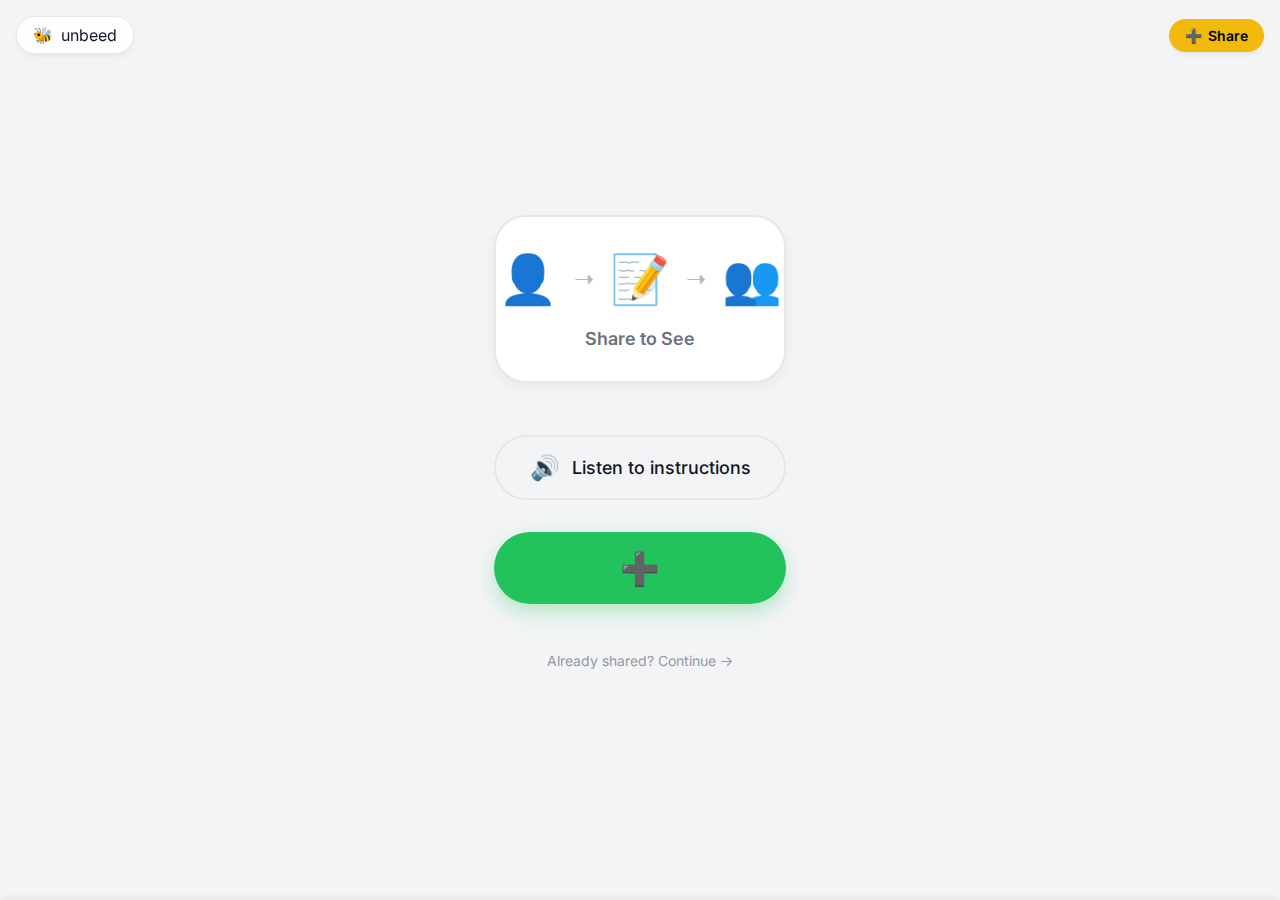
<file: index.html>
<!DOCTYPE html>
<html lang="en">

<head>
    <meta charset="UTF-8">
    <meta name="viewport" content="width=device-width, initial-scale=1.0">
    <title>Unbeed - Home</title>
    <link rel="preconnect" href="https://fonts.googleapis.com">
    <link href="https://fonts.googleapis.com/css2?family=Inter:wght@400;500;600;700&display=swap" rel="stylesheet">
    <link rel="stylesheet" href="theme.css">
    <link rel="stylesheet" href="deck.css">
    <link rel="stylesheet" href="wizard.css">
</head>

<body class="deck-page">

    <!-- Top Bar (Minimal) -->
    <header class="header">
        <div class="logo glass-pill">
            <span class="logo-icon">🐝</span>
            <span class="logo-text">unbeed</span>
        </div>
        <div class="header-actions">
            <!-- Wizard Trigger -->
            <button class="btn-share-pill" onclick="openWizard()">
                <span>➕</span> Share
            </button>
        </div>
    </header>

    <!-- Visual Share Gate -->
    <div id="share-gate" class="share-gate">
        <div class="gate-content">
            <!-- Diagram: You -> Icon -> Workers (Clickable) -->
            <div class="gate-diagram" onclick="openWizard()">
                <div class="diagram-track">
                    <span class="gate-icon">👤</span>
                    <span class="gate-arrow">➝</span>
                    <span class="gate-icon">📝</span>
                    <span class="gate-arrow">➝</span>
                    <span class="gate-icon">👥</span>
                </div>
                <div class="diagram-label">Share to See</div>
            </div>

            <!-- Audio Trigger (Larger) -->
            <button class="audio-btn-lg" onclick="playGateAudio()">
                <span>🔊</span> Listen to instructions
            </button>

            <!-- Main CTA -->
            <button class="cta-btn-xl" onclick="openWizard()">
                <span>➕</span>
            </button>

            <!-- Bypass -->
            <button class="skip-btn" onclick="skipGate()">
                Already shared? Continue →
            </button>
        </div>
    </div>

    <!-- Main Deck Container -->
    <main id="deck-container" class="deck-container hidden">
        <!-- Cards injected by JS -->
        <div class="empty-state hidden">
            <h3>No more rates</h3>
            <p>Share one to see more!</p>
        </div>
    </main>

    <!-- Swipe Actions (Fixed Bottom) -->
    <div class="deck-actions">
        <button class="action-btn pass" onclick="swipeLeft()">
            <span>✗</span>
        </button>
        <button class="action-btn take" onclick="swipeRight()">
            <span>✓</span>
        </button>
    </div>

    <!-- Bottom Navigation -->
    <nav class="bottom-nav">
        <a href="map.html" class="nav-item">
            <span class="nav-icon">🗺️</span>
            <span class="nav-label">Map</span>
        </a>
        <a href="index.html" class="nav-item active">
            <span class="nav-icon">🎴</span>
            <span class="nav-label">Home</span>
        </a>
        <a href="list.html" class="nav-item">
            <span class="nav-icon">📋</span>
            <span class="nav-label">List</span>
        </a>
    </nav>

    <!-- Wizard Component -->
    <div id="wizard-overlay" class="wizard-overlay hidden">
        <header class="wizard-header">
            <div style="display:flex; gap:16px;">
                <button id="wizard-back" class="wizard-close hidden" onclick="goBack()">←</button>
                <button class="wizard-close" onclick="closeWizard()">✕</button>
            </div>
            <div class="progress-dots">
                <span class="dot active"></span>
                <span class="dot"></span>
                <span class="dot"></span>
                <span class="dot"></span>
                <span class="dot"></span>
            </div>
            <div style="width: 24px;"></div> <!-- Balance spacing -->
        </header>

        <div class="wizard-step">
            <h2 id="wizard-title" class="step-title">Question</h2>
            <div id="wizard-content" style="width: 100%;">
                <!-- Dynamic Content -->
            </div>
        </div>
    </div>

    <!-- Services -->
    <script src="auth-service.js"></script>
    <script src="data-service.js"></script>
    <script src="wizard.js"></script>
    <script src="deck-app.js"></script>
</body>

</html>
</file>
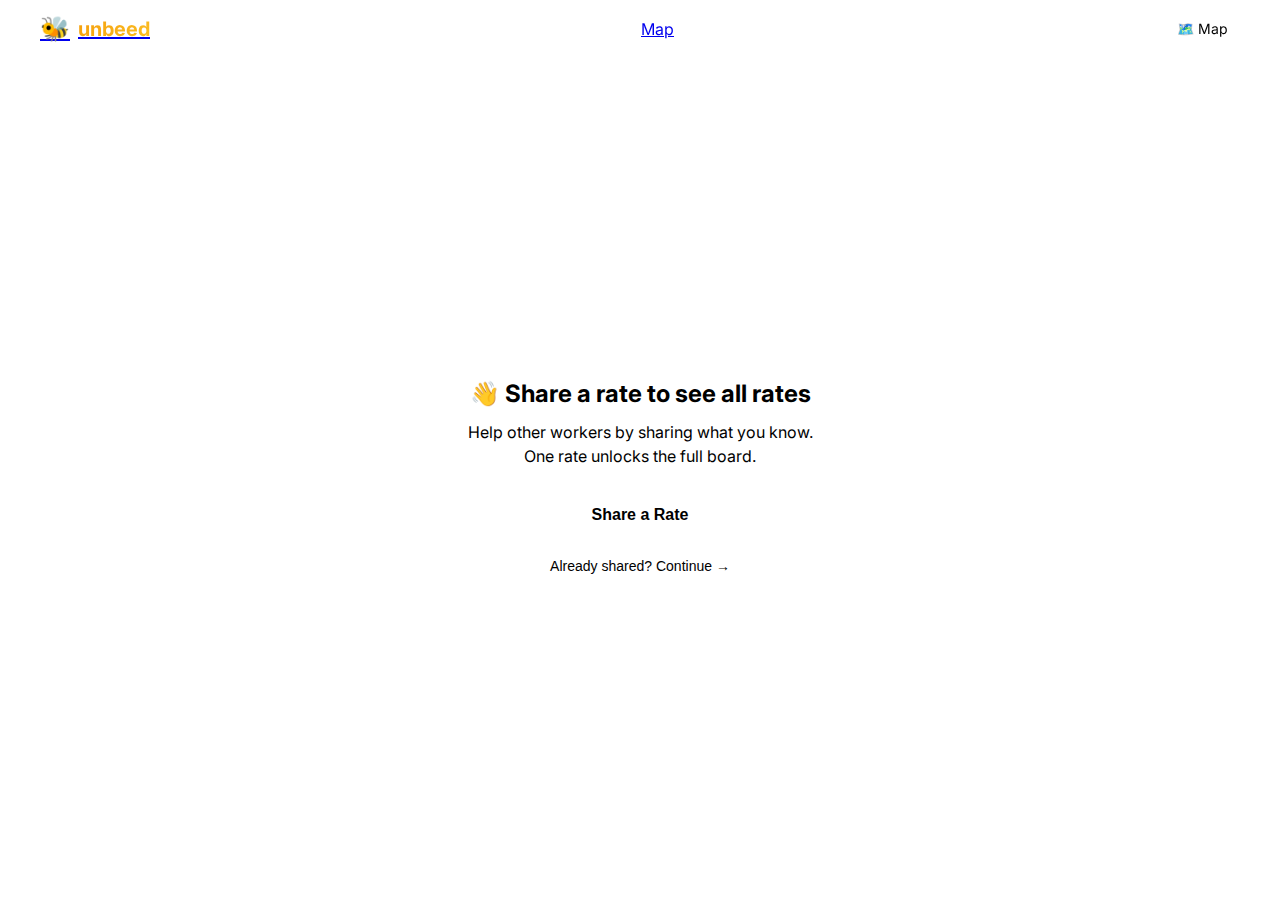
<file: list.html>
<!DOCTYPE html>
<html lang="en">

<head>
    <meta charset="UTF-8">
    <meta name="viewport" content="width=device-width, initial-scale=1.0">
    <title>Unbeed - Today's Rates</title>
    <meta name="description" content="See today's piece rates and hourly rates for farm work. Crowdsourced by workers.">

    <link rel="preconnect" href="https://fonts.googleapis.com">
    <link href="https://fonts.googleapis.com/css2?family=Inter:wght@400;500;600;700&display=swap" rel="stylesheet">

    <link rel="stylesheet" href="styles.css">
    <link rel="stylesheet" href="list-styles.css">
</head>

<body class="list-page">
    <!-- Header -->
    <header class="header">
        <div class="header-content">
            <a href="index.html" class="logo">
                <span class="logo-icon">🐝</span>
                <span class="logo-text">unbeed</span>
                <a href="map.html">Map</a>
            </a>
            <a href="index.html" class="map-link">🗺️ Map</a>
        </div>
    </header>

    <!-- Share Gate (shown to new users) -->
    <div id="share-gate" class="share-gate">
        <div class="gate-content">
            <h2>👋 Share a rate to see all rates</h2>
            <p>Help other workers by sharing what you know. One rate unlocks the full board.</p>
            <button class="cta-btn" onclick="showShareForm()">Share a Rate</button>
            <button class="skip-btn" onclick="skipGate()">Already shared? Continue →</button>
        </div>
    </div>

    <!-- Main Content (hidden until gate passed) -->
    <main id="main-content" class="main-content hidden">
        <!-- Controls -->
        <div class="controls">
            <div class="control-row">
                <div class="control-group">
                    <label>Group by</label>
                    <select id="group-by">
                        <option value="crop">Crop</option>
                        <option value="town">Town</option>
                    </select>
                </div>
                <div class="control-group">
                    <label>Sort by</label>
                    <select id="sort-by">
                        <option value="rate">💰 Rate (high→low)</option>
                        <option value="spots">👥 Spots available</option>
                        <option value="fresh">🕐 Most recent</option>
                    </select>
                </div>
            </div>
            <div class="filter-row">
                <button class="filter-chip active" data-filter="all">All</button>
                <button class="filter-chip" data-filter="piece">💰 Piece</button>
                <button class="filter-chip" data-filter="hourly">⏰ Hourly</button>
            </div>
        </div>

        <!-- Rates List -->
        <div id="rates-container">
            <!-- Populated by JS -->
        </div>

        <!-- Floating Share Button -->
        <button class="fab" onclick="showShareForm()">+ Share Rate</button>
    </main>

    <!-- Share Form Modal -->
    <div id="share-modal" class="modal hidden">
        <div class="modal-content share-modal-content">
            <button class="modal-close" onclick="closeShareModal()">✕</button>
            <h3>📝 Share a Rate</h3>
            <p class="modal-subtitle">What were you offered today?</p>

            <form id="share-form" onsubmit="submitRate(event)">
                <div class="form-group">
                    <label>Where?</label>
                    <select id="share-town" required>
                        <option value="">Select town...</option>
                        <option value="Mildura">Mildura</option>
                        <option value="Robinvale">Robinvale</option>
                        <option value="Red Cliffs">Red Cliffs</option>
                        <option value="Renmark">Renmark</option>
                        <option value="Griffith">Griffith</option>
                        <option value="Loxton">Loxton</option>
                        <option value="Waikerie">Waikerie</option>
                    </select>
                </div>

                <div class="form-group">
                    <label>What crop?</label>
                    <select id="share-crop" required onchange="updateUnits()">
                        <option value="">Select crop...</option>
                        <option value="grapes">🍇 Grapes</option>
                        <option value="cherries">🍒 Cherries</option>
                        <option value="citrus">🍊 Citrus</option>
                        <option value="stone fruit">🍑 Stone Fruit</option>
                        <option value="almonds">🌰 Almonds</option>
                        <option value="vegetables">🥬 Vegetables</option>
                    </select>
                </div>

                <div class="form-group">
                    <label>Pay type?</label>
                    <div class="toggle-group">
                        <button type="button" class="toggle-btn active" data-pay="piece"
                            onclick="setPayType('piece')">💰 Piece rate</button>
                        <button type="button" class="toggle-btn" data-pay="hourly" onclick="setPayType('hourly')">⏰
                            Hourly</button>
                    </div>
                </div>

                <div id="piece-rate-fields">
                    <div class="form-row">
                        <div class="form-group flex-1">
                            <label>Rate</label>
                            <div class="input-with-prefix">
                                <span class="prefix">$</span>
                                <input type="number" id="share-rate" step="0.01" min="0" required>
                            </div>
                        </div>
                        <div class="form-group flex-1">
                            <label>Per</label>
                            <select id="share-unit" required>
                                <option value="kg">kg</option>
                                <option value="bin">bin</option>
                                <option value="lug">lug</option>
                                <option value="bucket">bucket</option>
                            </select>
                        </div>
                    </div>
                    <div id="conversion-preview" class="conversion-preview hidden">
                        ≈ <span id="converted-rate"></span>/kg for comparison
                    </div>
                </div>

                <div id="hourly-rate-fields" class="hidden">
                    <div class="form-group">
                        <label>Hourly rate</label>
                        <div class="input-with-prefix">
                            <span class="prefix">$</span>
                            <input type="number" id="share-hourly" step="0.01" min="0">
                            <span class="suffix">/hr</span>
                        </div>
                    </div>
                </div>

                <div class="form-group">
                    <label>Spots available? <span class="optional">(optional)</span></label>
                    <input type="number" id="share-spots" placeholder="e.g. 20">
                </div>

                <div class="form-group">
                    <label>Contractor name? <span class="optional">(optional)</span></label>
                    <input type="text" id="share-contractor" placeholder="e.g. Agriconnex">
                </div>

                <div class="form-group">
                    <label class="checkbox-label">
                        <input type="checkbox" id="share-transport">
                        Transport provided
                    </label>
                </div>

                <button type="submit" class="submit-btn">Share & See All Rates</button>
            </form>
        </div>
    </div>

    <!-- Confirm Modal -->
    <div id="confirm-modal" class="modal hidden">
        <div class="modal-content confirm-modal-content">
            <div class="confirm-icon">✓</div>
            <h3>Rate shared!</h3>
            <p>Thanks for helping other workers.</p>
            <button class="cta-btn" onclick="closeConfirmModal()">See All Rates</button>
        </div>
    </div>

    <script src="list-data.js"></script>
    <script src="list-app.js"></script>
</body>

</html>
</file>
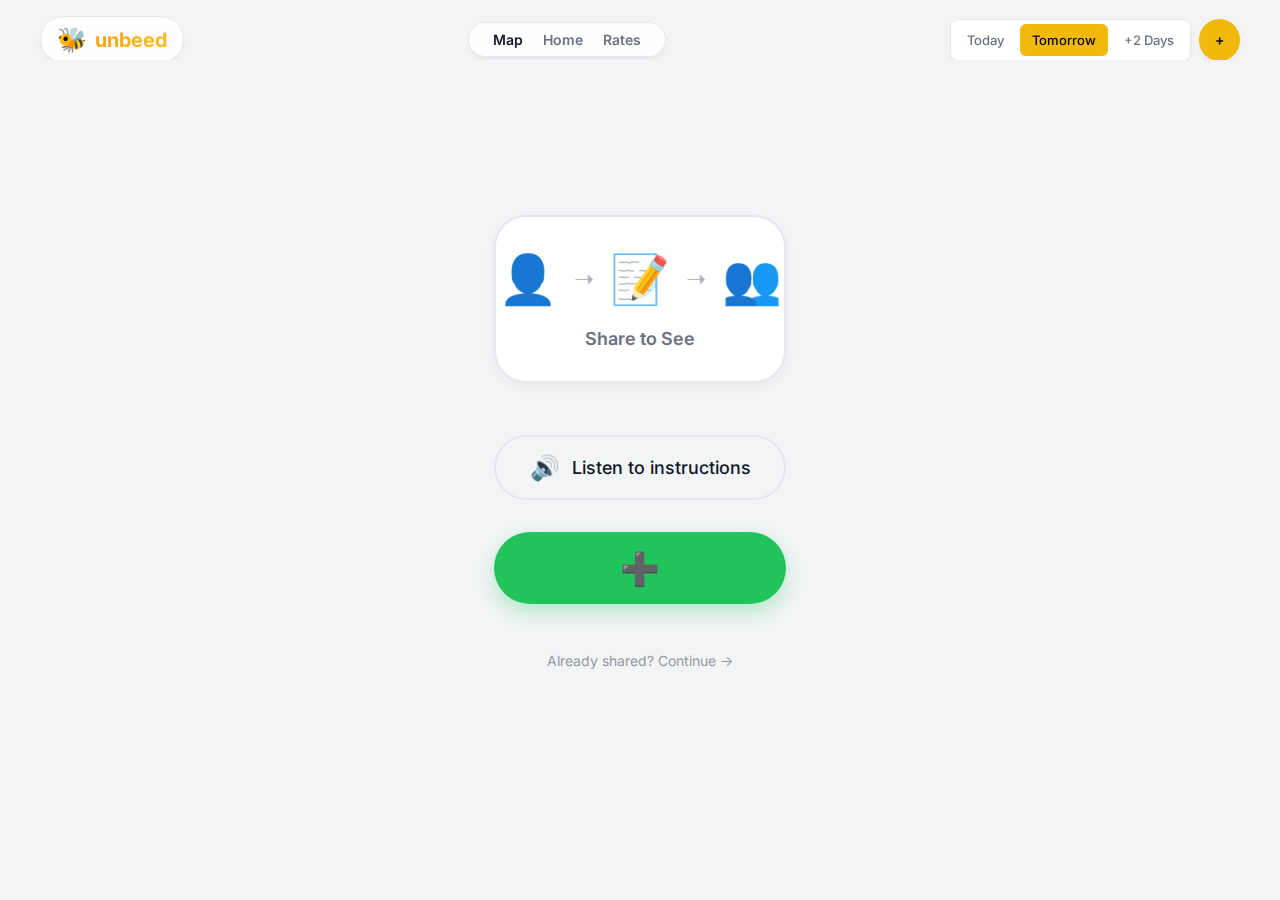
<file: map.html>
<!DOCTYPE html>
<html lang="en">

<head>
    <meta charset="UTF-8">
    <meta name="viewport" content="width=device-width, initial-scale=1.0">
    <title>Unbeed - Find Farm Jobs</title>
    <meta name="description"
        content="See tomorrow's piece rates and farm jobs on a map. Find the best paying harvest work in Murray-Riverina.">

    <!-- Mapbox GL JS -->
    <script src="https://api.mapbox.com/mapbox-gl-js/v3.0.1/mapbox-gl.js"></script>
    <link href="https://api.mapbox.com/mapbox-gl-js/v3.0.1/mapbox-gl.css" rel="stylesheet">

    <!-- Inter font -->
    <link rel="preconnect" href="https://fonts.googleapis.com">
    <link href="https://fonts.googleapis.com/css2?family=Inter:wght@400;500;600;700&display=swap" rel="stylesheet">

    <link rel="stylesheet" href="theme.css">
    <link rel="stylesheet" href="styles.css">
    <link rel="stylesheet" href="deck.css">
    <link rel="stylesheet" href="wizard.css">
</head>

<body>
    <!-- Header -->
    <!-- Header (Glass Pills) -->
    <header class="header header-transparent">
        <div class="header-content">
            <a href="index.html" class="logo glass-pill" style="text-decoration: none;">
                <span class="logo-icon">🐝</span>
                <span class="logo-text">unbeed</span>
            </a>

            <!-- Desktop Nav (Visible > 768px) -->
            <nav class="desktop-nav glass-pill">
                <a href="map.html" class="nav-link active">Map</a>
                <a href="index.html" class="nav-link">Home</a>
                <a href="list.html" class="nav-link">Rates</a>
            </nav>

            <div class="header-actions">
                <div class="date-picker glass-pill" style="padding: 4px;">
                    <button class="date-btn" data-offset="0">Today</button>
                    <button class="date-btn active" data-offset="1">Tomorrow</button>
                    <button class="date-btn" data-offset="2">+2 Days</button>
                </div>
                <button class="btn-share-pill"
                    onclick="alert('Switch to list view to share, or update strictly for auth users coming soon!')">
                    <span>+</span>
                </button>
            </div>
        </div>
    </header>

    <!-- Filters -->
    <div class="filters">
        <button class="filter-btn active" data-filter="all">All Jobs</button>
        <button class="filter-btn" data-filter="piece">💰 Piece Rate</button>
        <button class="filter-btn" data-filter="hourly">⏰ Hourly</button>
    </div>

    <!-- Visual Share Gate -->
    <div id="share-gate" class="share-gate">
        <div class="gate-content">
            <!-- Diagram: You -> Icon -> Workers (Clickable) -->
            <div class="gate-diagram" onclick="openWizard()">
                <div class="diagram-track">
                    <span class="gate-icon">👤</span>
                    <span class="gate-arrow">➝</span>
                    <span class="gate-icon">📝</span>
                    <span class="gate-arrow">➝</span>
                    <span class="gate-icon">👥</span>
                </div>
                <div class="diagram-label">Share to See</div>
            </div>

            <!-- Audio Trigger -->
            <button class="audio-btn-lg" onclick="playGateAudio()">
                <span>🔊</span> Listen to instructions
            </button>

            <!-- Main CTA -->
            <button class="cta-btn-xl" onclick="openWizard()">
                <span>➕</span>
            </button>

            <!-- Bypass -->
            <button class="skip-btn" onclick="skipGate()">
                Already shared? Continue →
            </button>
        </div>
    </div>

    <!-- Map Container -->
    <div id="map"></div>

    <!-- Bottom Navigation (Safe Views Only) -->
    <nav class="bottom-nav">
        <a href="map.html" class="nav-item active">
            <span class="nav-icon">🗺️</span>
            <span class="nav-label">Map</span>
        </a>
        <a href="index.html" class="nav-item">
            <span class="nav-icon">🎴</span>
            <span class="nav-label">Home</span>
        </a>
        <a href="list.html" class="nav-item">
            <span class="nav-icon">📋</span>
            <span class="nav-label">Rates</span>
        </a>
    </nav>

    <!-- Job Panel (slides up when pin clicked) -->
    <div id="job-panel" class="job-panel hidden">
        <div class="panel-header">
            <div class="panel-location">
                <span class="location-icon">📍</span>
                <span id="panel-location-name">Farm near Mildura</span>
            </div>
            <button class="panel-close" onclick="closePanel()">✕</button>
        </div>
        <div class="panel-distance" id="panel-distance">12km away</div>
        <div id="job-cards-container">
            <!-- Job cards inserted here -->
        </div>
    </div>

    <!-- Contact Modal -->
    <div id="contact-modal" class="modal hidden">
        <div class="modal-content">
            <button class="modal-close" onclick="closeModal()">✕</button>
            <h3>Get Contact Details</h3>
            <p class="modal-subtitle">Enter your phone to receive contractor details</p>
            <form id="contact-form" onsubmit="submitContact(event)">
                <input type="tel" id="phone-input" placeholder="04XX XXX XXX" required pattern="[0-9]{10}">
                <button type="submit" class="submit-btn">Get Details</button>
            </form>
            <div id="contact-result" class="hidden">
                <p class="success-msg">✓ Contact details:</p>
                <p id="contractor-phone" class="contractor-phone"></p>
                <a id="call-link" href="" class="call-btn">📞 Call Now</a>
            </div>
        </div>
    </div>

    <!-- Wizard Component -->
    <div id="wizard-overlay" class="wizard-overlay hidden">
        <header class="wizard-header">
            <div style="display:flex; gap:16px;">
                <button id="wizard-back" class="wizard-close hidden" onclick="goBack()">←</button>
                <button class="wizard-close" onclick="closeWizard()">✕</button>
            </div>
            <div class="progress-dots">
                <span class="dot active"></span>
                <span class="dot"></span>
                <span class="dot"></span>
                <span class="dot"></span>
                <span class="dot"></span>
            </div>
            <div style="width: 24px;"></div> <!-- Balance spacing -->
        </header>

        <div class="wizard-step">
            <h2 id="wizard-title" class="step-title">Question</h2>
            <div id="wizard-content" style="width: 100%;">
                <!-- Dynamic Content -->
            </div>
        </div>
    </div>

    <!-- Services -->
    <script src="auth-service.js"></script>
    <script src="data-service.js"></script>
    <script src="wizard.js"></script>
    <script src="data.js"></script>
    <script src="app.js"></script>
</body>

</html>
</file>
<file: theme.css>
/* Unbeed Design System - Hybrid Adaptive Theme */

:root {
    /* Base Hues */
    --hue-green: 142;
    --hue-blue: 217;
    --hue-amber: 45;

    /* Common Colors */
    --color-piece: hsl(var(--hue-green), 70%, 45%);
    --color-hourly: hsl(var(--hue-blue), 90%, 60%);
    --color-amber: hsl(var(--hue-amber), 90%, 50%);

    /* Light Mode (Default/Day) */
    --bg-app: #f3f4f6;
    --bg-card: #ffffff;
    --bg-nav: rgba(255, 255, 255, 0.9);
    --bg-hover: #f9fafb;

    --text-primary: #111827;
    --text-secondary: #6b7280;
    --text-inverse: #ffffff;

    --border-color: #e5e7eb;
    --shadow-card: 0 4px 6px -1px rgba(0, 0, 0, 0.05), 0 2px 4px -1px rgba(0, 0, 0, 0.03);
    --shadow-nav: 0 -4px 6px -1px rgba(0, 0, 0, 0.05);

    /* Status Config */
    --badge-piece-bg: rgba(34, 197, 94, 0.1);
    --badge-hourly-bg: rgba(59, 130, 246, 0.1);
}

@media (prefers-color-scheme: dark) {
    :root {
        /* Dark Mode (Night/OLED) */
        --bg-app: #0f1419;
        --bg-card: #1a1f26;
        --bg-nav: rgba(26, 31, 38, 0.9);
        --bg-hover: #242b33;

        --text-primary: #f9fafb;
        --text-secondary: #9ca3af;
        --text-inverse: #000000;

        --border-color: #30363d;
        --shadow-card: 0 4px 20px rgba(0, 0, 0, 0.4);
        --shadow-nav: 0 -4px 20px rgba(0, 0, 0, 0.4);

        /* Adjust colors for dark brightness */
        --color-piece: hsl(var(--hue-green), 70%, 50%);
        --color-hourly: hsl(var(--hue-blue), 80%, 60%);
    }
}

/* Global Reset & Typography */
* {
    box-sizing: border-box;
    -webkit-tap-highlight-color: transparent;
}

body {
    background-color: var(--bg-app);
    color: var(--text-primary);
    font-family: 'Inter', -apple-system, BlinkMacSystemFont, sans-serif;
    margin: 0;
    padding-bottom: 80px;
    /* Space for Bottom Nav */
    transition: background-color 0.3s ease, color 0.3s ease;
}

/* Shared Components */

/* 1. Verified Button Style (Primary Action) */
.btn-primary {
    background: var(--color-amber);
    color: #000;
    border: none;
    font-weight: 600;
    padding: 12px 20px;
    border-radius: 12px;
    cursor: pointer;
    font-size: 16px;
    transition: transform 0.1s;
}

.btn-primary:active {
    transform: scale(0.96);
}

/* 2. Badge Styles */
.badge {
    padding: 4px 8px;
    border-radius: 6px;
    font-size: 12px;
    font-weight: 700;
    text-transform: uppercase;
    letter-spacing: 0.5px;
}

.badge.piece {
    background-color: var(--badge-piece-bg);
    color: var(--color-piece);
}

.badge.hourly {
    background-color: var(--badge-hourly-bg);
    color: var(--color-hourly);
}

/* 3. Bottom Navigation (New) */
.bottom-nav {
    position: fixed;
    bottom: 0;
    left: 0;
    right: 0;
    height: 64px;
    background: var(--bg-nav);
    backdrop-filter: blur(12px);
    border-top: 1px solid var(--border-color);
    display: flex;
    justify-content: space-around;
    align-items: center;
    z-index: 1000;
    z-index: 1000;
    box-shadow: var(--shadow-nav);
}

/* Immersive Nav (Deck Only - Mobile & Desktop) */
.deck-page .bottom-nav {
    transform: translateY(100%);
    /* Hidden by default */
    transition: transform 0.3s ease;
}

.deck-page .bottom-nav.nav-visible {
    transform: translateY(0);
    /* Slide up */
    box-shadow: 0 -4px 20px rgba(0, 0, 0, 0.1);
}

.nav-item {
    display: flex;
    flex-direction: column;
    align-items: center;
    justify-content: center;
    flex: 1;
    height: 100%;
    color: var(--text-secondary);
    text-decoration: none;
    gap: 4px;
    transition: color 0.2s;
}

.nav-item.active {
    color: var(--text-primary);
}

.nav-icon {
    font-size: 24px;
}

.nav-label {
    font-size: 11px;
    font-weight: 600;
}

/* FAB for Map/List Switching (Alternative to Bottom Nav if we want to float) */
/* But strictly following plan: "Unified Bottom Navigation" */

/* 4. Form Elements Polish */
.form-input,
select {
    appearance: none;
    background-color: var(--bg-card);
    border: 1px solid var(--border-color);
    border-radius: 12px;
    padding: 12px 16px;
    font-size: 16px;
    color: var(--text-primary);
    width: 100%;
    transition: border-color 0.2s, box-shadow 0.2s;
    background-image: none;
    /* Remove default arrow */
}

/* Custom Select Arrow */
.select-wrapper {
    position: relative;
    display: block;
}

.select-wrapper::after {
    content: '';
    position: absolute;
    top: 50%;
    right: 16px;
    width: 10px;
    height: 10px;
    border-right: 2px solid var(--text-secondary);
    border-bottom: 2px solid var(--text-secondary);
    transform: translateY(-70%) rotate(45deg);
    pointer-events: none;
}

select:focus,
.form-input:focus {
    outline: none;
    border-color: var(--color-amber);
    box-shadow: 0 0 0 3px rgba(245, 158, 11, 0.15);
}

/* 5. Button Refinement */
button,
.btn {
    font-family: inherit;
}

.filter-chip {
    border-radius: 999px;
    /* Pills */
    padding: 8px 16px;
    font-weight: 500;
}

/* 6. Map Controls (Glassy Ghost) */
.mapboxgl-ctrl-group {
    background-color: var(--bg-nav) !important;
    /* Glassy background */
    backdrop-filter: blur(12px) !important;
    border: 1px solid var(--border-color) !important;
    border-radius: 12px !important;
    box-shadow: var(--shadow-card) !important;
    overflow: hidden !important;
    opacity: 0.85;
    /* Ghost: slightly transparent by default */
    transition: opacity 0.2s ease, transform 0.2s ease;

    /* Mobile: Clear Bottom Nav (64px + 16px buffer) */
    margin-bottom: 80px !important;
    margin-right: 16px !important;
}

.mapboxgl-ctrl-group:hover,
.mapboxgl-ctrl-group:active {
    opacity: 1;
    /* Solid on interaction */
    transform: scale(1.02);
}

.mapboxgl-ctrl button {
    width: 44px !important;
    /* Larger tap target */
    height: 44px !important;
    border-bottom: 1px solid var(--border-color) !important;
    background-color: transparent !important;
}

.mapboxgl-ctrl button:last-child {
    border-bottom: none !important;
}

/* Icon colors */
.mapboxgl-ctrl-icon {
    filter: invert(0.3) !important;
    /* Darken icons slightly */
}

@media (prefers-color-scheme: dark) {
    .mapboxgl-ctrl-icon {
        filter: invert(0.9) !important;
        /* Lighten icons for dark mode */
    }
}

/* 7. Floating Glass Header Elements */
.header-transparent {
    background: transparent !important;
    border-bottom: none !important;
    padding: 16px !important;
    pointer-events: none;
    /* Let clicks pass through empty space */
}

.header-content {
    display: flex;
    /* Fix lint error: was empty */
    justify-content: space-between;
    align-items: center;
    width: 100%;
}

.smart-chips-container {
    display: flex;
    gap: 8px;
    overflow-x: auto;
    padding-bottom: 12px;
    margin-bottom: 20px;
    -webkit-overflow-scrolling: touch;
    /* Smooth scroll on iOS */
    scrollbar-width: none;
    /* Hide scrollbar Firefox */
}

.smart-chips-container::-webkit-scrollbar {
    display: none;
    /* Hide scrollbar Chrome/Safari */
}

.filter-chip {
    white-space: nowrap;
    flex-shrink: 0;
    background: var(--bg-card);
    border: 1px solid var(--border-color);
    color: var(--text-secondary);
    transition: all 0.2s;
}

.filter-chip.active {
    background: var(--text-primary);
    color: var(--bg-app);
    border-color: var(--text-primary);
    font-weight: 600;
}

.glass-pill {
    background: var(--bg-nav);
    backdrop-filter: blur(12px);
    border: 1px solid var(--border-color);
    padding: 8px 16px;
    border-radius: 999px;
    box-shadow: var(--shadow-card);
    pointer-events: auto;
    /* Re-enable clicks on the pills */
    display: inline-flex;
    align-items: center;
    gap: 8px;
}

.header-actions {
    display: flex;
    gap: 8px;
    pointer-events: auto;
}

.btn-share-pill {
    background: var(--color-amber);
    color: #000;
    font-weight: 600;
    border: none;
    border-radius: 999px;
    padding: 8px 16px;
    font-size: 14px;
    cursor: pointer;
    box-shadow: var(--shadow-card);
    pointer-events: auto;
    display: flex;
    align-items: center;
    gap: 6px;
}

.btn-share-pill:hover {
    transform: scale(1.05);
}

/* Default: Hide Desktop Nav on Mobile */
.desktop-nav {
    display: none;
}

/* Smart Bottom Nav (Deck Page) */
.deck-page .bottom-nav {
    transform: translateY(100%);
    /* Hidden by default */
    transition: transform 0.3s ease;
}

.deck-page .bottom-nav.nav-visible {
    transform: translateY(0);
    /* Slide up */
}

/* 8. Desktop Adaptation */
@media (min-width: 768px) {

    /* Map & List: Hide Bottom Nav on Desktop (Use Top Nav) */
    .bottom-nav {
        display: none;
    }

    /* Deck: Allow Bottom Nav (Smart) */
    .deck-page .bottom-nav {
        display: flex;
    }

    /* Adjust Body Padding */
    body {
        padding-bottom: 0;
    }

    /* Show "Desktop Nav" in Header */
    .header-content {
        max-width: 1024px;
        margin: 0 auto;
    }

    /* Desktop Navigation (Center Pill) */
    .desktop-nav {
        display: flex;
        /* Flex on desktop */
        gap: 20px;
        padding: 8px 24px;
        /* Slightly wider */
    }

    .nav-link {
        text-decoration: none;
        color: var(--text-secondary);
        font-weight: 600;
        font-size: 14px;
        transition: color 0.2s;
    }

    .nav-link:hover,
    .nav-link.active {
        color: var(--text-primary);
    }

    /* Map Controls - Vertical Stack on Right */
    .mapboxgl-ctrl-group {
        margin-right: 24px !important;
        /* Keep mobile margin-bottom (80px) from base rule */
    }

    /* Filters / Chips - Desktop Horizontal */
    .smart-chips-container {
        justify-content: center;
        /* Center chips on desktop */
        max-width: 800px;
        margin: 0 auto 20px;
        overflow-x: visible;
        /* No scroll needed usually */
        flex-wrap: wrap;
        /* Wrap if needed */
    }
}
</file>
<file: deck.css>
/* Deck View Styles */

.deck-page {
    background: var(--bg-app);
    height: 100vh;
    height: 100dvh;
    overflow: hidden;
    display: flex;
    flex-direction: column;
}

.header {
    padding: 16px;
    display: flex;
    justify-content: space-between;
    align-items: center;
    z-index: 10;
}

/* Card Container */
.deck-container {
    flex: 1;
    position: relative;
    display: flex;
    justify-content: center;
    align-items: center;
    padding: 20px;
    /* Cards stack here */
}

/* The Card */
.rate-card-xl {
    position: absolute;
    width: 100%;
    max-width: 360px;
    height: 60vh;
    background: var(--bg-card);
    border-radius: 24px;
    box-shadow: 0 10px 30px rgba(0, 0, 0, 0.1);
    border: 1px solid var(--border-color);
    padding: 24px;
    display: flex;
    flex-direction: column;
    transition: transform 0.3s ease, opacity 0.3s ease;

    /* Layout */
    justify-content: space-between;
}

.card-image-area {
    flex: 2;
    background: #f0fdf4;
    /* Light green bg placeholder */
    border-radius: 16px;
    display: flex;
    align-items: center;
    justify-content: center;
    font-size: 80px;
    margin-bottom: 16px;
}

.card-info {
    flex: 1;
    text-align: center;
}

.card-price {
    font-size: 42px;
    font-weight: 800;
    color: var(--text-primary);
    margin-bottom: 8px;
}

.card-unit {
    font-size: 20px;
    color: var(--text-secondary);
}

.card-meta {
    display: flex;
    justify-content: center;
    gap: 16px;
    margin-top: 16px;
    font-size: 16px;
    color: var(--text-secondary);
}

/* Swipe Actions */
.deck-actions {
    display: flex;
    justify-content: center;
    gap: 40px;
    padding-bottom: 100px;
    /* Above nav */
    z-index: 10;
}

.action-btn {
    width: 72px;
    height: 72px;
    border-radius: 50%;
    border: none;
    font-size: 32px;
    display: flex;
    align-items: center;
    justify-content: center;
    cursor: pointer;
    background: var(--bg-card);
    box-shadow: 0 4px 12px rgba(0, 0, 0, 0.1);
    transition: transform 0.1s;
}

.action-btn:active {
    transform: scale(0.9);
}

.action-btn.pass {
    color: #ef4444;
    /* Red */
    border: 2px solid #fee2e2;
}

.action-btn.take {
    color: #22c55e;
    /* Green */
    border: 2px solid #dcfce7;
}

/* Animation Classes */
.swipe-left {
    transform: translateX(-150%) rotate(-10deg) !important;
    opacity: 0;
}

.swipe-right {
    transform: translateX(150%) rotate(10deg) !important;
    opacity: 0;
}

/* Gate Specifics */
.share-gate {
    position: fixed;
    top: 60px;
    /* Below header */
    bottom: 60px;
    /* Above nav */
    left: 0;
    right: 0;
    display: flex;
    justify-content: center;
    align-items: center;
    background: var(--bg-app);
    z-index: 100;
}

.share-gate.hidden {
    display: none;
}

.gate-content {
    text-align: center;
    width: 100%;
    max-width: 340px;
    padding: 0 24px;
    display: flex;
    flex-direction: column;
    align-items: center;
    gap: 32px;
    /* Consistent spacing */
}

/* Diagram (Interactive) */
.gate-diagram {
    display: flex;
    flex-direction: column;
    align-items: center;
    justify-content: center;
    gap: 12px;
    width: 100%;
    padding: 32px 24px;
    background: var(--bg-card);
    border-radius: 32px;
    border: 2px solid var(--border-color);
    /* Thicker border */
    box-shadow: 0 4px 12px rgba(0, 0, 0, 0.05);
    cursor: pointer;
    transition: all 0.2s;
    margin-bottom: 20px;
}

.gate-diagram:active {
    transform: scale(0.98);
    border-color: var(--color-piece);
    background: #f0fdf4;
    /* Subtle green tint on press */
}

.diagram-track {
    display: flex;
    align-items: center;
    gap: 16px;
    font-size: 48px;
    color: var(--text-primary);
}

.diagram-label {
    font-size: 18px;
    font-weight: 600;
    color: var(--text-secondary);
    margin-top: 8px;
}

.gate-arrow {
    color: var(--text-secondary);
    font-size: 24px;
    opacity: 0.5;
}

/* Text */
.gate-text h2 {
    font-size: 28px;
    margin: 0 0 8px 0;
    color: var(--text-primary);
}

.audio-btn {
    background: transparent;
    border: 1px solid var(--border-color);
    padding: 8px 16px;
    border-radius: 999px;
    font-size: 14px;
    color: var(--text-secondary);
    cursor: pointer;
    display: flex;
    align-items: center;
    gap: 6px;
    transition: all 0.2s;
}

.audio-btn:active {
    background: var(--bg-card);
    transform: scale(0.95);
}

/* Large Audio Button */
.audio-btn-lg {
    background: transparent;
    border: 2px solid var(--border-color);
    padding: 16px 32px;
    border-radius: 999px;
    font-size: 18px;
    font-weight: 500;
    color: var(--text-primary);
    cursor: pointer;
    display: flex;
    align-items: center;
    gap: 12px;
    width: 100%;
    justify-content: center;
    transition: all 0.2s;
}

.audio-btn-lg:active {
    background: var(--bg-nav);
    transform: scale(0.98);
}

.audio-btn-lg span {
    font-size: 24px;
}

/* Big Action Button (Hidden if Diagram takes focus, or kept as primary) */
.cta-btn-xl {
    /* Kept for explicit action */
    background: var(--color-piece);
    color: #fff;
    border: none;
    border-radius: 999px;
    width: 100%;
    /* Full width */
    height: 72px;
    font-size: 24px;
    font-weight: 600;
    display: flex;
    align-items: center;
    justify-content: center;
    gap: 12px;
    cursor: pointer;
    box-shadow: 0 8px 20px rgba(34, 197, 94, 0.3);
    transition: transform 0.2s;
}

.cta-btn-xl span {
    font-size: 32px;
    /* Bigger icon inside */
}

.cta-btn-xl:active {
    transform: scale(0.96);
}

.skip-btn {
    background: none;
    border: none;
    padding: 16px;
    color: var(--text-secondary);
    font-size: 14px;
    opacity: 0.7;
    cursor: pointer;
}

/* Hide helper classes */
.hidden {
    display: none !important;
}
</file>
<file: wizard.css>
/* Wizard Overlay */
.wizard-overlay {
    position: fixed;
    top: 0;
    left: 0;
    right: 0;
    bottom: 0;
    background: var(--bg-app);
    z-index: 2000;
    display: flex;
    flex-direction: column;
    padding: 20px;
    animation: slideUp 0.3s ease-out;
}

.wizard-overlay.hidden {
    display: none;
}

@keyframes slideUp {
    from {
        transform: translateY(100%);
    }

    to {
        transform: translateY(0);
    }
}

/* Header */
.wizard-header {
    display: flex;
    justify-content: space-between;
    align-items: center;
    margin-bottom: 24px;
}

.wizard-close {
    background: none;
    border: none;
    font-size: 24px;
    cursor: pointer;
    color: var(--text-secondary);
}

.progress-dots {
    display: flex;
    gap: 8px;
}

.dot {
    width: 8px;
    height: 8px;
    background: var(--border-color);
    border-radius: 50%;
}

.dot.active {
    background: var(--color-amber);
}

/* Step Content */
.wizard-step {
    flex: 1;
    display: flex;
    flex-direction: column;
    text-align: center;
    overflow-y: auto;
    /* Allow scroll if content is tall */
    padding-bottom: 20px;
    /* Space for bottom interaction */
    width: 100%;
    max-width: 480px;
    /* Desktop Constraint */
    margin: 0 auto;
    /* Center on desktop */
}

.step-title {
    font-size: 24px;
    font-weight: 700;
    margin-bottom: 32px;
}

/* Grid Layouts */
.grid-2 {
    display: grid;
    grid-template-columns: 1fr 1fr;
    gap: 16px;
    width: 100%;
}

.grid-3 {
    display: grid;
    grid-template-columns: 1fr 1fr 1fr;
    gap: 12px;
    width: 100%;
}

/* Big Buttons */
.wiz-btn {
    aspect-ratio: 1;
    background: var(--bg-card);
    border: 2px solid var(--border-color);
    border-radius: 20px;
    display: flex;
    flex-direction: column;
    align-items: center;
    justify-content: center;
    cursor: pointer;
    transition: transform 0.1s, border-color 0.2s;
    box-shadow: var(--shadow-card);
}

.wiz-btn:active {
    transform: scale(0.96);
}

.wiz-btn.selected {
    border-color: var(--color-piece);
    background: #f0fdf4;
    /* Light green */
}

.wiz-icon {
    font-size: 48px;
    margin-bottom: 8px;
}

.wiz-label {
    font-size: 14px;
    font-weight: 600;
    color: var(--text-primary);
}

/* Input Specific */
.wiz-input-group {
    width: 100%;
    margin-bottom: 32px;
}

.wiz-input {
    width: 100%;
    font-size: 48px;
    text-align: center;
    border: none;
    border-bottom: 2px solid var(--border-color);
    background: transparent;
    padding: 16px;
    font-weight: 700;
    color: var(--text-primary);
    /* Fix for dark mode visibility */
}

.wiz-input:focus {
    outline: none;
    border-color: var(--color-amber);
}

/* Navigation */
.wizard-nav {
    margin-top: auto;
    width: 100%;
    display: flex;
    justify-content: flex-end;
}

.next-btn {
    background: var(--text-primary);
    color: var(--bg-app);
    border: none;
    padding: 16px 32px;
    border-radius: 999px;
    font-size: 18px;
    font-weight: 600;
    cursor: pointer;
}

.next-btn:disabled {
    opacity: 0.3;
    pointer-events: none;
}

/* Rate Slider */
.rate-slider-container {
    width: 100%;
}

.rate-display {
    font-size: 56px;
    font-weight: 700;
    color: var(--text-primary);
    margin-bottom: 8px;
    text-align: center;
}

.typical-range-label {
    font-size: 14px;
    color: var(--text-secondary);
    text-align: center;
    margin-bottom: 24px;
}

.rate-slider {
    width: 100%;
    height: 8px;
    -webkit-appearance: none;
    appearance: none;
    background: linear-gradient(to right,
            var(--border-color) 0%,
            var(--color-piece) 30%,
            var(--color-piece) 70%,
            var(--border-color) 100%);
    border-radius: 4px;
    outline: none;
    margin: 24px 0;
}

.rate-slider::-webkit-slider-thumb {
    -webkit-appearance: none;
    appearance: none;
    width: 40px;
    height: 40px;
    border-radius: 50%;
    background: var(--color-piece);
    cursor: pointer;
    box-shadow: 0 2px 8px rgba(34, 197, 94, 0.3);
}

.rate-slider::-moz-range-thumb {
    width: 40px;
    height: 40px;
    border-radius: 50%;
    background: var(--color-piece);
    cursor: pointer;
    border: none;
    box-shadow: 0 2px 8px rgba(34, 197, 94, 0.3);
}
</file>
<file: styles.css>
/* Unbeed - Farm Jobs Map Styles */
/* Variables are now in theme.css */

* {
    margin: 0;
    padding: 0;
    box-sizing: border-box;
}

body {
    font-family: 'Inter', -apple-system, BlinkMacSystemFont, sans-serif;
    background: var(--bg-app);
    color: var(--text-primary);
    overflow: hidden;
    height: 100vh;
    height: 100dvh;
}

/* Header */
.header {
    position: fixed;
    top: 0;
    left: 0;
    right: 0;
    z-index: 100;
    background: transparent;
    backdrop-filter: blur(10px);
    padding: 12px 16px;
    border-bottom: 1px solid var(--border-color);
}

.header-content {
    display: flex;
    justify-content: space-between;
    align-items: center;
    max-width: 1200px;
    margin: 0 auto;
}

.logo {
    display: flex;
    align-items: center;
    gap: 8px;
}

.logo-icon {
    font-size: 24px;
}

.logo-text {
    font-size: 20px;
    font-weight: 700;
    background: linear-gradient(135deg, #f59e0b 0%, #fbbf24 100%);
    -webkit-background-clip: text;
    -webkit-text-fill-color: transparent;
    background-clip: text;
}

.date-picker {
    display: flex;
    gap: 4px;
    background: var(--bg-card);
    padding: 4px;
    border-radius: 8px;
}

.date-btn {
    padding: 8px 12px;
    border: none;
    background: transparent;
    color: var(--text-secondary);
    font-size: 13px;
    font-weight: 500;
    border-radius: 6px;
    cursor: pointer;
    transition: all 0.2s;
}

.date-btn:hover {
    color: var(--text-primary);
}

.date-btn.active {
    background: var(--color-amber);
    color: #000;
}

/* Filters */
.filters {
    position: fixed;
    top: 65px;
    left: 16px;
    z-index: 100;
    display: flex;
    gap: 8px;
}

.filter-btn {
    padding: 8px 14px;
    border: 1px solid var(--border-color);
    background: var(--bg-card);
    color: var(--text-secondary);
    font-size: 13px;
    font-weight: 500;
    border-radius: 20px;
    cursor: pointer;
    transition: all 0.2s;
}

.filter-btn:hover {
    border-color: var(--text-secondary);
    color: var(--text-primary);
}

.filter-btn.active {
    background: var(--text-primary);
    color: var(--bg-app);
    border-color: var(--text-primary);
}

/* Map */
#map {
    width: 100%;
    height: 100vh;
    height: 100dvh;
}

.mapboxgl-ctrl-logo,
.mapboxgl-ctrl-attrib {
    display: none !important;
}

/* Custom map markers */
.job-marker {
    width: 40px;
    height: 40px;
    border-radius: 50%;
    display: flex;
    align-items: center;
    justify-content: center;
    font-weight: 700;
    font-size: 12px;
    cursor: pointer;
    border: 3px solid #fff;
    box-shadow: 0 4px 12px rgba(0, 0, 0, 0.4);
    transition: transform 0.2s;
}

.job-marker:hover {
    transform: scale(1.15);
}

.job-marker.piece {
    background: var(--color-piece);
    color: #fff;
}

.job-marker.hourly {
    background: var(--color-hourly);
    color: #fff;
}

.job-marker.mixed {
    background: linear-gradient(135deg, var(--color-piece) 50%, var(--color-hourly) 50%);
    color: #fff;
}

/* Job Panel */
.job-panel {
    position: fixed;
    bottom: 0;
    left: 0;
    right: 0;
    z-index: 200;
    background: var(--bg-app);
    border-radius: 20px 20px 0 0;
    padding: 20px;
    max-height: 70vh;
    overflow-y: auto;
    transform: translateY(0);
    transition: transform 0.3s ease;
    box-shadow: 0 -10px 40px rgba(0, 0, 0, 0.5);
}

.job-panel.hidden {
    transform: translateY(100%);
}

.panel-header {
    display: flex;
    justify-content: space-between;
    align-items: center;
    margin-bottom: 4px;
}

.panel-location {
    display: flex;
    align-items: center;
    gap: 8px;
    font-size: 18px;
    font-weight: 600;
}

.location-icon {
    font-size: 20px;
}

.panel-close {
    width: 32px;
    height: 32px;
    border: none;
    background: var(--bg-card);
    color: var(--text-secondary);
    border-radius: 50%;
    cursor: pointer;
    font-size: 16px;
    display: flex;
    align-items: center;
    justify-content: center;
}

.panel-close:hover {
    background: var(--bg-hover);
    color: var(--text-primary);
}

.panel-distance {
    color: var(--text-secondary);
    font-size: 14px;
    margin-bottom: 16px;
}

/* Job Cards */
.job-card {
    background: var(--bg-card);
    border-radius: 12px;
    padding: 16px;
    margin-bottom: 12px;
    border: 1px solid var(--border-color);
}

.job-card-header {
    display: flex;
    justify-content: space-between;
    align-items: flex-start;
    margin-bottom: 12px;
}

.job-crop {
    display: flex;
    align-items: center;
    gap: 8px;
}

.crop-icon {
    font-size: 24px;
}

.crop-info h4 {
    font-size: 16px;
    font-weight: 600;
    margin-bottom: 2px;
}

.pay-type-badge {
    font-size: 11px;
    font-weight: 600;
    text-transform: uppercase;
    padding: 4px 8px;
    border-radius: 4px;
}

.pay-type-badge.piece {
    background: rgba(34, 197, 94, 0.2);
    color: var(--color-piece);
}

.pay-type-badge.hourly {
    background: rgba(59, 130, 246, 0.2);
    color: var(--color-hourly);
}

.job-rate {
    text-align: right;
}

.rate-value {
    font-size: 22px;
    font-weight: 700;
}

.rate-value.piece {
    color: var(--color-piece);
}

.rate-value.hourly {
    color: var(--color-hourly);
}

.rate-estimate {
    font-size: 12px;
    color: var(--text-secondary);
}

.job-meta {
    display: flex;
    gap: 16px;
    margin-bottom: 12px;
    font-size: 13px;
    color: var(--text-secondary);
}

.job-meta span {
    display: flex;
    align-items: center;
    gap: 4px;
}

.job-contractor {
    font-size: 13px;
    color: var(--text-secondary);
    margin-bottom: 12px;
}

.contact-btn {
    width: 100%;
    padding: 12px;
    border: none;
    background: var(--color-amber);
    color: #000;
    font-size: 14px;
    font-weight: 600;
    border-radius: 8px;
    cursor: pointer;
    transition: all 0.2s;
}

.contact-btn:hover {
    background: #fbbf24;
    transform: translateY(-1px);
}

/* Modal */
.modal {
    position: fixed;
    inset: 0;
    z-index: 300;
    background: rgba(0, 0, 0, 0.8);
    display: flex;
    align-items: center;
    justify-content: center;
    padding: 20px;
    backdrop-filter: blur(4px);
}

.modal.hidden {
    display: none;
}

.modal-content {
    background: var(--bg-card);
    border-radius: 16px;
    padding: 24px;
    width: 100%;
    max-width: 360px;
    position: relative;
}

.modal-close {
    position: absolute;
    top: 16px;
    right: 16px;
    width: 28px;
    height: 28px;
    border: none;
    background: var(--bg-hover);
    color: var(--text-secondary);
    border-radius: 50%;
    cursor: pointer;
    font-size: 14px;
}

.modal-content h3 {
    font-size: 20px;
    font-weight: 600;
    margin-bottom: 8px;
}

.modal-subtitle {
    color: var(--text-secondary);
    font-size: 14px;
    margin-bottom: 20px;
}

#contact-form {
    display: flex;
    flex-direction: column;
    gap: 12px;
}

#phone-input {
    padding: 14px 16px;
    border: 1px solid var(--border-color);
    background: var(--bg-app);
    color: var(--text-primary);
    font-size: 16px;
    border-radius: 8px;
}

#phone-input:focus {
    outline: none;
    border-color: var(--color-amber);
}

.submit-btn {
    padding: 14px;
    border: none;
    background: var(--color-amber);
    color: #000;
    font-size: 15px;
    font-weight: 600;
    border-radius: 8px;
    cursor: pointer;
}

.submit-btn:hover {
    background: #fbbf24;
}

#contact-result {
    margin-top: 20px;
    text-align: center;
}

.success-msg {
    color: var(--color-piece);
    font-weight: 500;
    margin-bottom: 8px;
}

.contractor-phone {
    font-size: 24px;
    font-weight: 700;
    margin-bottom: 16px;
}

.call-btn {
    display: inline-block;
    padding: 12px 24px;
    background: var(--color-piece);
    color: #fff;
    text-decoration: none;
    font-weight: 600;
    border-radius: 8px;
}

/* Responsive */
@media (min-width: 768px) {
    .job-panel {
        left: auto;
        right: 20px;
        bottom: 20px;
        width: 380px;
        border-radius: 16px;
        max-height: calc(100vh - 120px);
    }

    .filters {
        top: 80px;
        left: 20px;
    }
}
</file>
<file: list-styles.css>
/* List View Specific Styles */

.list-page {
    background: var(--bg-app);
    min-height: 100vh;
    padding-top: 60px;
}

.list-page .header {
    position: fixed;
    top: 0;
}

.map-link {
    color: var(--text-secondary);
    text-decoration: none;
    font-size: 14px;
    padding: 8px 12px;
    border-radius: 6px;
    transition: all 0.2s;
}

.map-link:hover {
    background: var(--bg-card);
    color: var(--text-primary);
}

/* Share Gate */
.share-gate {
    display: flex;
    align-items: center;
    justify-content: center;
    min-height: calc(100vh - 60px);
    padding: 20px;
}

.share-gate.hidden {
    display: none;
}

.gate-content {
    text-align: center;
    max-width: 360px;
}

.gate-content h2 {
    font-size: 24px;
    margin-bottom: 12px;
}

.gate-content p {
    color: var(--text-secondary);
    margin-bottom: 24px;
    line-height: 1.5;
}

.cta-btn {
    width: 100%;
    padding: 14px 24px;
    border: none;
    background: var(--color-amber);
    color: #000;
    font-size: 16px;
    font-weight: 600;
    border-radius: 10px;
    cursor: pointer;
    margin-bottom: 12px;
}

.cta-btn:hover {
    background: #fbbf24;
}

.skip-btn {
    background: none;
    border: none;
    color: var(--text-secondary);
    font-size: 14px;
    cursor: pointer;
    padding: 8px;
}

.skip-btn:hover {
    color: var(--text-primary);
}

/* Main Content */
.main-content {
    padding: 16px;
    max-width: 600px;
    margin: 0 auto;
    padding-bottom: 100px;
}

.main-content.hidden {
    display: none;
}

/* Controls */
.controls {
    margin-bottom: 20px;
}

.control-row {
    display: flex;
    gap: 12px;
    margin-bottom: 12px;
}

.control-group {
    flex: 1;
}

.control-group label {
    display: block;
    font-size: 12px;
    color: var(--text-secondary);
    margin-bottom: 4px;
}

.control-group select {
    width: 100%;
    padding: 10px 12px;
    background: var(--bg-card);
    border: 1px solid var(--border-color);
    color: var(--text-primary);
    border-radius: 8px;
    font-size: 14px;
    cursor: pointer;
}

.filter-row {
    display: flex;
    gap: 8px;
}

.filter-chip {
    padding: 8px 16px;
    background: var(--bg-card);
    border: 1px solid var(--border-color);
    color: var(--text-secondary);
    border-radius: 20px;
    font-size: 13px;
    cursor: pointer;
    transition: all 0.2s;
}

.filter-chip:hover {
    border-color: var(--text-secondary);
}

.filter-chip.active {
    background: var(--text-primary);
    color: var(--bg-app);
    border-color: var(--text-primary);
}

/* Rate Groups */
.rate-group {
    margin-bottom: 24px;
}

.group-header {
    display: flex;
    align-items: center;
    gap: 8px;
    font-size: 16px;
    font-weight: 600;
    margin-bottom: 12px;
    padding-bottom: 8px;
    border-bottom: 1px solid var(--border-color);
}

.group-icon {
    font-size: 20px;
}

/* Rate Cards */
.rate-card {
    background: var(--bg-card);
    border: 1px solid var(--border-color);
    border-radius: 12px;
    padding: 16px;
    margin-bottom: 10px;
}

.rate-card-header {
    display: flex;
    justify-content: space-between;
    align-items: flex-start;
    margin-bottom: 8px;
}

.rate-main {
    display: flex;
    align-items: baseline;
    gap: 8px;
}

.rate-value {
    font-size: 24px;
    font-weight: 700;
}

.rate-value.piece {
    color: var(--color-piece);
}

.rate-value.hourly {
    color: var(--color-hourly);
}

.rate-unit {
    font-size: 14px;
    color: var(--text-secondary);
}

.rate-original {
    font-size: 12px;
    color: var(--text-secondary);
    margin-top: 2px;
}

.rate-badge {
    font-size: 11px;
    font-weight: 600;
    text-transform: uppercase;
    padding: 4px 8px;
    border-radius: 4px;
}

.rate-badge.piece {
    background: rgba(34, 197, 94, 0.15);
    color: var(--color-piece);
}

.rate-badge.hourly {
    background: rgba(59, 130, 246, 0.15);
    color: var(--color-hourly);
}

.rate-card-meta {
    display: flex;
    flex-wrap: wrap;
    gap: 12px;
    font-size: 13px;
    color: var(--text-secondary);
    margin-bottom: 8px;
}

.rate-card-meta span {
    display: flex;
    align-items: center;
    gap: 4px;
}

.rate-card-footer {
    display: flex;
    justify-content: space-between;
    align-items: center;
    padding-top: 8px;
    border-top: 1px solid var(--border-color);
    font-size: 12px;
    color: var(--text-secondary);
}

.confirmations {
    display: flex;
    align-items: center;
    gap: 4px;
}

.confirmations.verified {
    color: var(--color-piece);
}

.confirm-btn {
    padding: 6px 12px;
    background: transparent;
    border: 1px solid var(--border-color);
    color: var(--text-secondary);
    border-radius: 6px;
    font-size: 12px;
    cursor: pointer;
}

.confirm-btn:hover {
    border-color: var(--color-piece);
    color: var(--color-piece);
}

.confirm-btn.confirmed {
    background: rgba(34, 197, 94, 0.1);
    border-color: var(--color-piece);
    color: var(--color-piece);
    cursor: default;
}

.confirm-btn:disabled {
    opacity: 0.7;
    cursor: not-allowed;
}

/* New Confirmation Pattern */
.confirmation-area {
    display: flex;
    align-items: center;
    gap: 12px;
}

.witnesses {
    display: flex;
    gap: 4px;
    font-size: 20px;
}

.witness {
    opacity: 0.5;
}

.witness.you {
    opacity: 1;
    filter: brightness(1.3);
}

.witness-more {
    font-size: 12px;
    color: var(--text-secondary);
    margin-left: 4px;
}

.verify-question {
    font-size: 24px;
    font-weight: 600;
    color: var(--text-secondary);
    margin: 0 4px;
}

.verify-actions {
    display: flex;
    gap: 8px;
}

.verify-btn {
    width: 36px;
    height: 36px;
    border-radius: 50%;
    border: 2px solid;
    font-size: 18px;
    background: var(--bg-card);
    cursor: pointer;
    transition: transform 0.1s, background 0.2s;
    display: flex;
    align-items: center;
    justify-content: center;
}

.verify-btn:active {
    transform: scale(0.9);
}

.verify-btn.confirm {
    color: var(--color-piece);
    border-color: var(--color-piece);
}

.verify-btn.confirm:hover {
    background: rgba(34, 197, 94, 0.1);
}

.verify-btn.deny {
    color: #ef4444;
    border-color: #fee2e2;
}

.verify-btn.deny:hover {
    background: rgba(239, 68, 68, 0.1);
}

/* FAB removed */

/* Share Modal */
.share-modal-content {
    max-width: 420px;
    max-height: 90vh;
    overflow-y: auto;
}

.form-group {
    margin-bottom: 16px;
}

.form-group label {
    display: block;
    font-size: 14px;
    font-weight: 500;
    margin-bottom: 6px;
}

.optional {
    font-weight: 400;
    color: var(--text-secondary);
}

.form-group input,
.form-group select {
    width: 100%;
    padding: 12px 14px;
    background: var(--bg-app);
    border: 1px solid var(--border-color);
    color: var(--text-primary);
    border-radius: 8px;
    font-size: 16px;
}

.form-group input:focus,
.form-group select:focus {
    outline: none;
    border-color: var(--color-amber);
}

.form-row {
    display: flex;
    gap: 12px;
}

.flex-1 {
    flex: 1;
}

.input-with-prefix {
    display: flex;
    align-items: center;
    background: var(--bg-app);
    border: 1px solid var(--border-color);
    border-radius: 8px;
    overflow: hidden;
}

.input-with-prefix:focus-within {
    border-color: var(--color-amber);
}

.prefix,
.suffix {
    padding: 12px;
    color: var(--text-secondary);
    font-size: 16px;
}

.input-with-prefix input {
    border: none;
    padding-left: 0;
    flex: 1;
}

.input-with-prefix input:focus {
    outline: none;
    border: none;
}

.toggle-group {
    display: flex;
    gap: 8px;
}

.toggle-btn {
    flex: 1;
    padding: 12px;
    background: var(--bg-app);
    border: 1px solid var(--border-color);
    color: var(--text-secondary);
    border-radius: 8px;
    font-size: 14px;
    cursor: pointer;
    transition: all 0.2s;
}

.toggle-btn.active {
    background: var(--color-amber);
    border-color: var(--color-amber);
    color: #000;
}

.conversion-preview {
    margin-top: 8px;
    padding: 10px 12px;
    background: rgba(34, 197, 94, 0.1);
    border-radius: 6px;
    font-size: 14px;
    color: var(--color-piece);
}

.checkbox-label {
    display: flex;
    align-items: center;
    gap: 8px;
    cursor: pointer;
}

.checkbox-label input {
    width: auto;
}

/* Confirm Modal */
.confirm-modal-content {
    text-align: center;
    padding: 32px 24px;
}

.confirm-icon {
    width: 64px;
    height: 64px;
    background: var(--color-piece);
    color: #fff;
    border-radius: 50%;
    display: flex;
    align-items: center;
    justify-content: center;
    font-size: 32px;
    margin: 0 auto 16px;
}

/* Empty State */
.empty-state {
    text-align: center;
    padding: 60px 20px;
    color: var(--text-secondary);
}

.empty-state h3 {
    color: var(--text-primary);
    margin-bottom: 8px;
}
</file>
